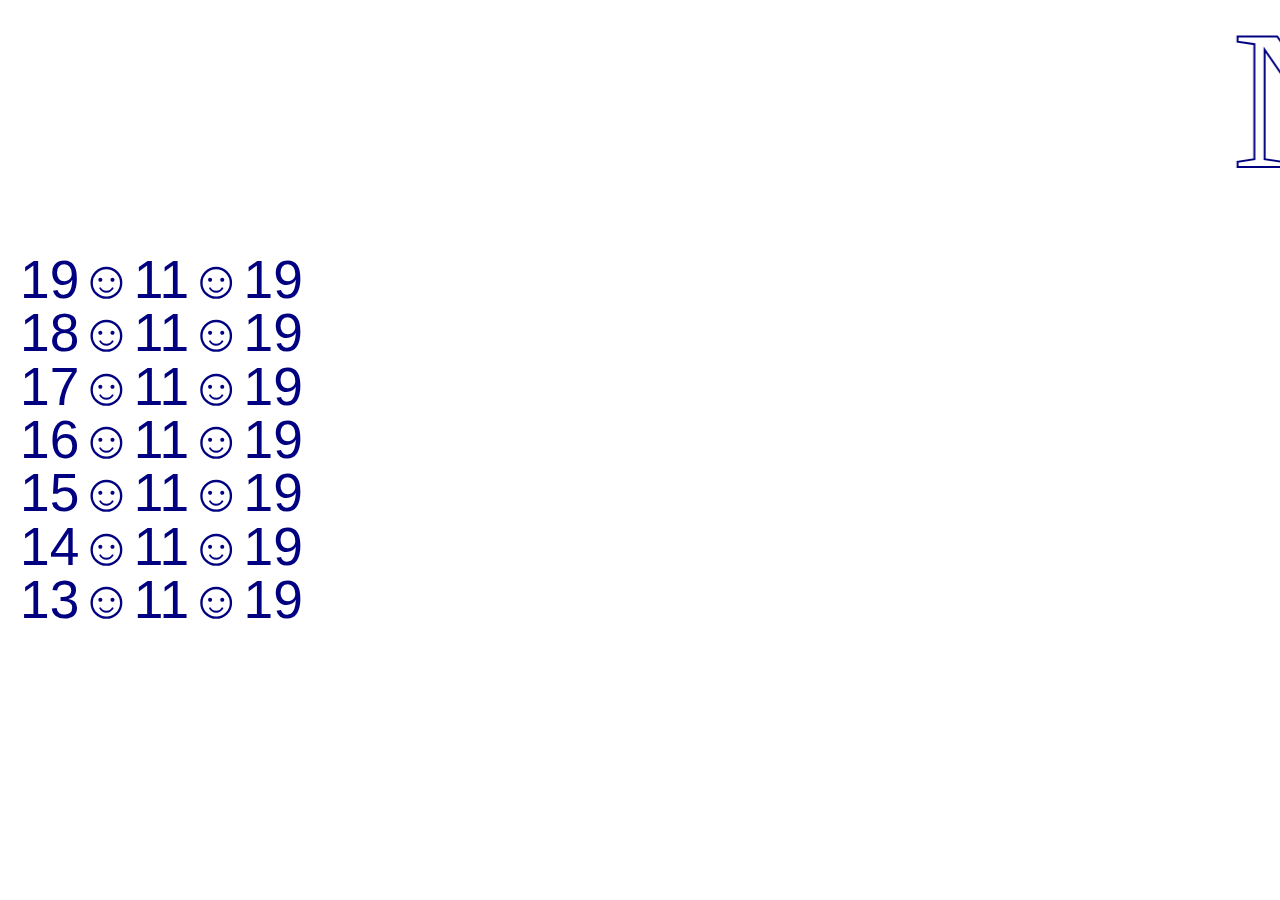
<file: index.html>
<!DOCTYPE html>
<html lang="en">
<head>
    <link rel="stylesheet" href="reset.css">
    <link rel="stylesheet" href="style.css">
    <meta charset="UTF-8">
    <meta name="viewport" content="width=device-width, initial-scale=1.0">
    <meta http-equiv="X-UA-Compatible" content="ie=edge">
    <title>Never tired</title>
</head>
<body>
        <div class="running">
            <marquee>Never<span class="italic"> tired</span></marquee></p>
        </div>
       
        <div class="links">
            <div>  
                <a href="19-11.html">
                    19&#9786;11&#9786;19
                </a>
            </div>
            <div>  
                <a href="18-11.html">
                    18&#9786;11&#9786;19
                </a>
            </div>
            <div>  
                <a href="17-11.html">
                    17&#9786;11&#9786;19
                </a>
             </div>
             <div>  
                <a href="16-11.html">
                    16&#9786;11&#9786;19
                </a>
             </div>
             <div>  
                <a href="15-11.html">
                    15&#9786;11&#9786;19
                </a>
            </div>
            <div>  
                <a href="14-11.html">
                    14&#9786;11&#9786;19
                </a>
            </div>
            <div>  
                <a href="13-11.html">
                    13&#9786;11&#9786;19
                </a>
            
            </div>
        </div>
      
</body>
</html>
</file>
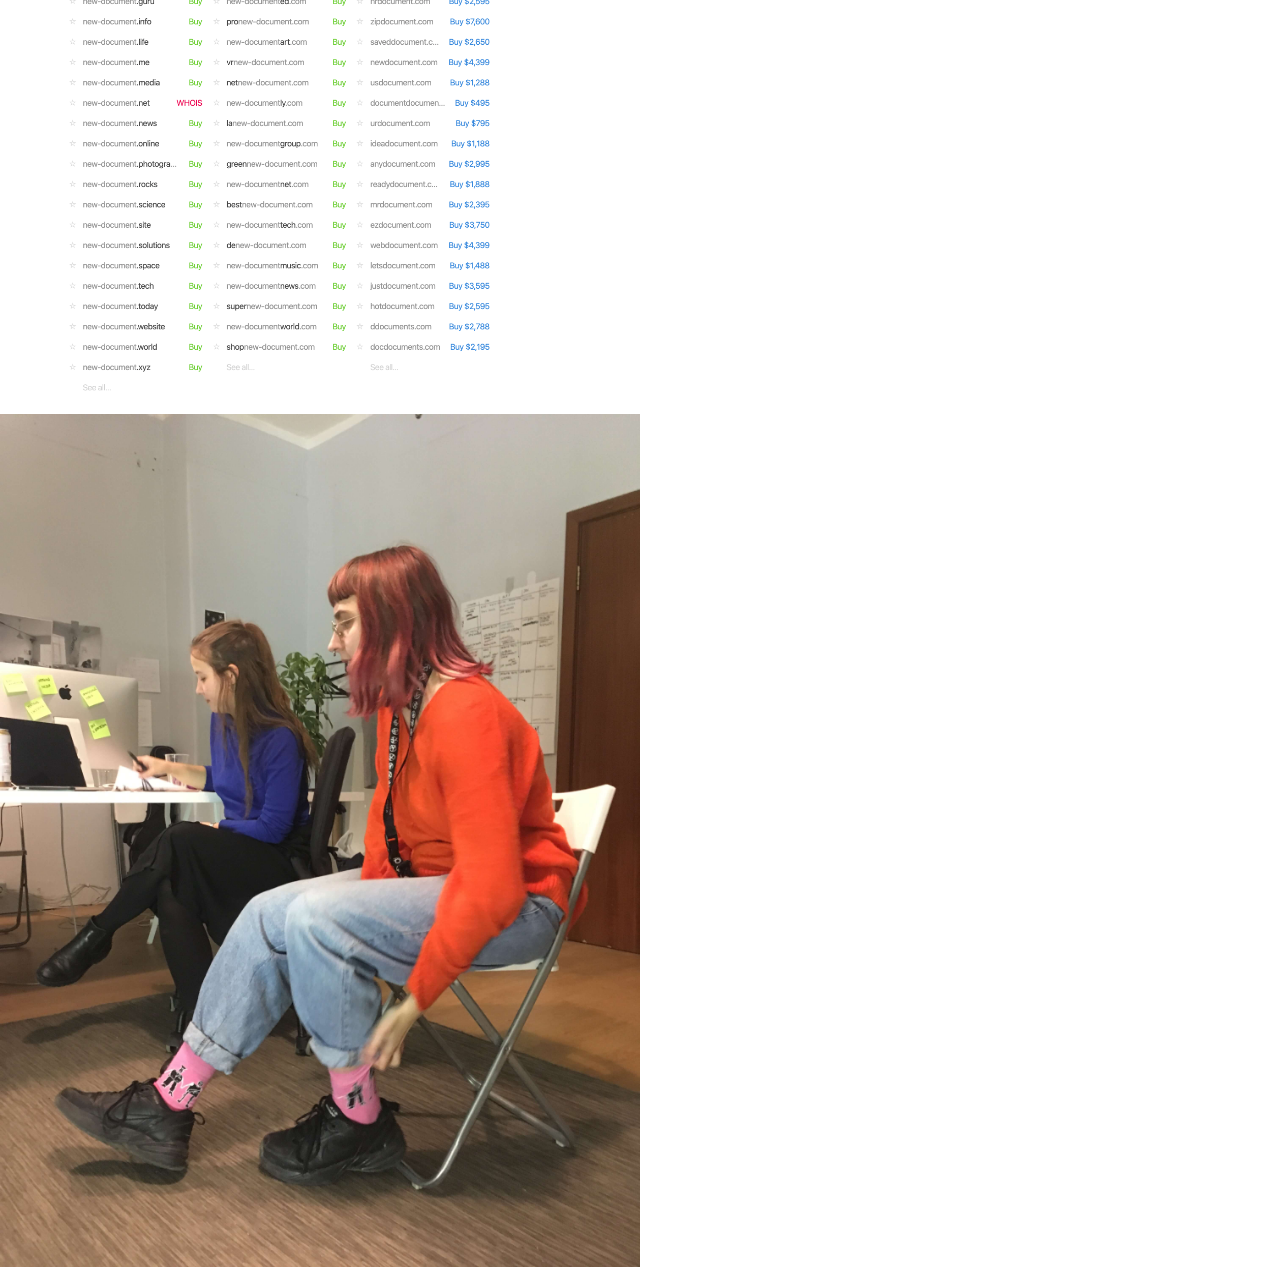
<file: 13-11.html>
<!DOCTYPE html>
<html lang="en">
<head>
    <link rel="stylesheet" href="reset.css">
    <link rel="stylesheet" href="style.css">
    <meta charset="UTF-8">
    <meta name="viewport" content="width=device-width, initial-scale=1.0">
    <meta http-equiv="X-UA-Compatible" content="ie=edge">
    <title>Never Tired</title>
</head>
<body>
<div class='images'>
    <div>
        <a href="index.html"><img src="images/13-11-1.png"></a>
    </div>
    <div>
        <a href="index.html"><img src="images/13-11-2.jpeg"></a>
    </div>
</div>
</body>
</html>
</file>
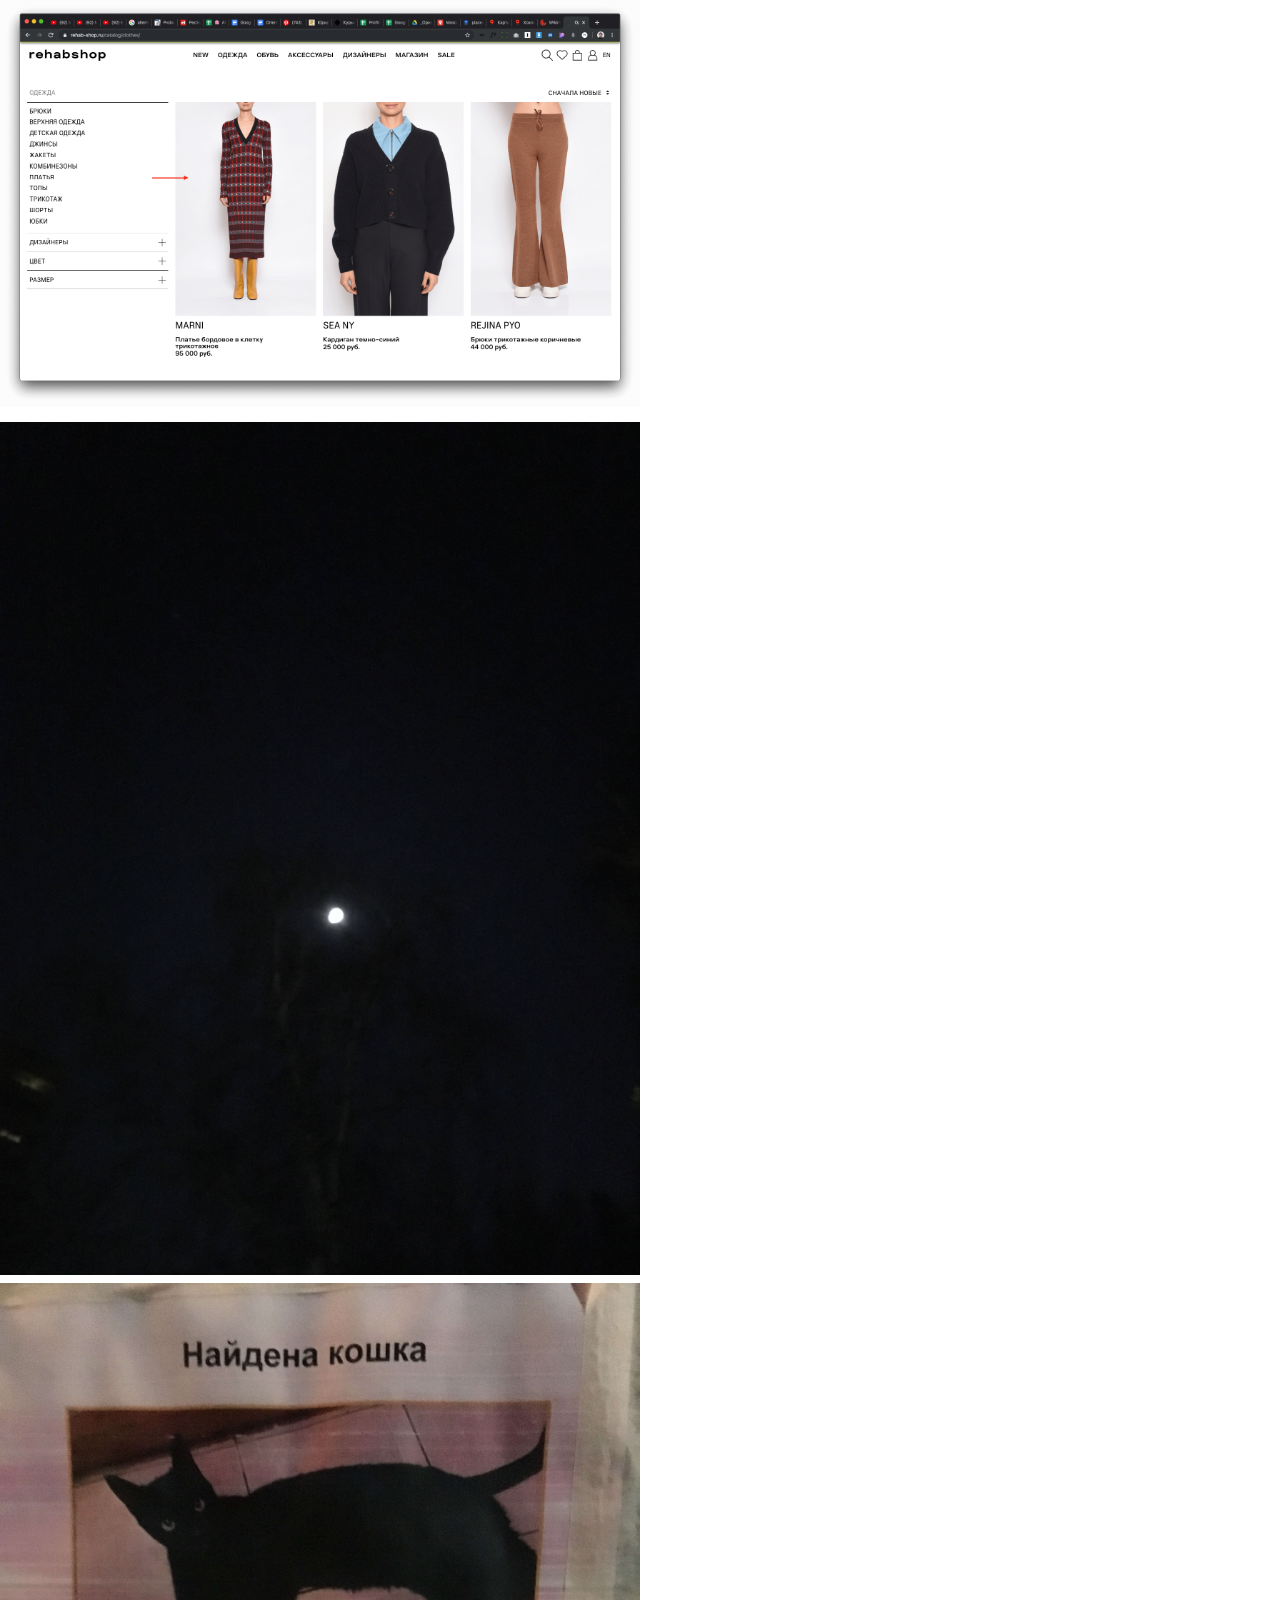
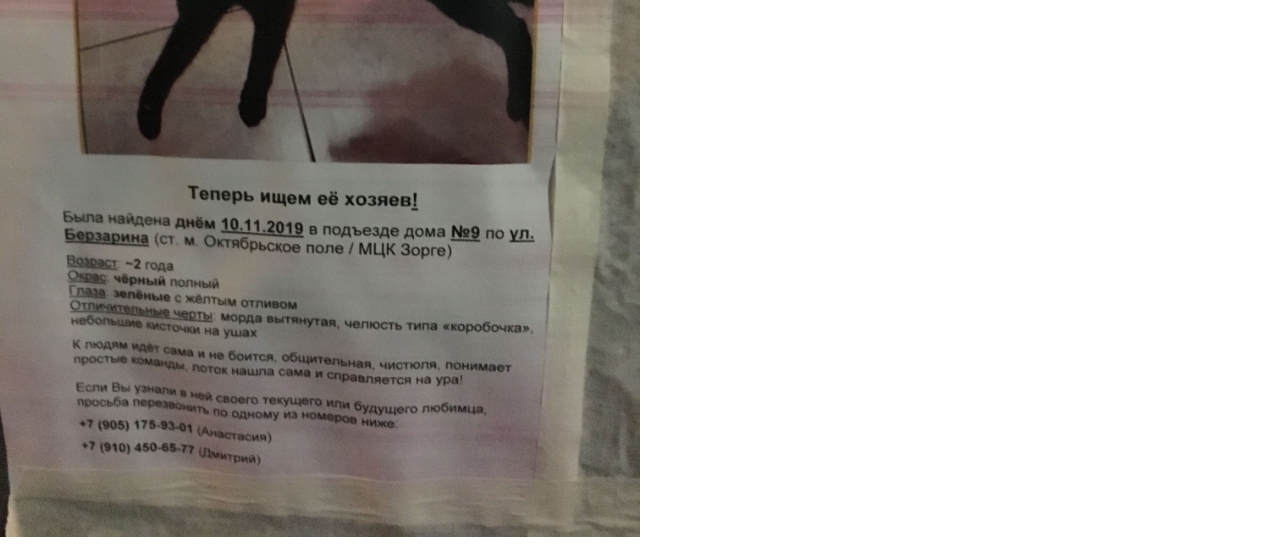
<file: 14-11.html>
<!DOCTYPE html>
<html lang="en">
<head>
    <link rel="stylesheet" href="reset.css">
    <link rel="stylesheet" href="style.css">
    <meta charset="UTF-8">
    <meta name="viewport" content="width=device-width, initial-scale=1.0">
    <meta http-equiv="X-UA-Compatible" content="ie=edge">
    <title>Never Tired</title>
</head>
<body>
<div class='images'>
    <div>
        <a href="index.html"><img src="images/14-11-1.png"></a>
    </div>
    <div>
        <a href="index.html"><img src="images/14-11-2.jpeg"></a>
    </div>
    <div>
            <a href="index.html"><img src="images/14-11-3.jpeg"></a>
    </div>
</div>
</body>
</html>
</file>
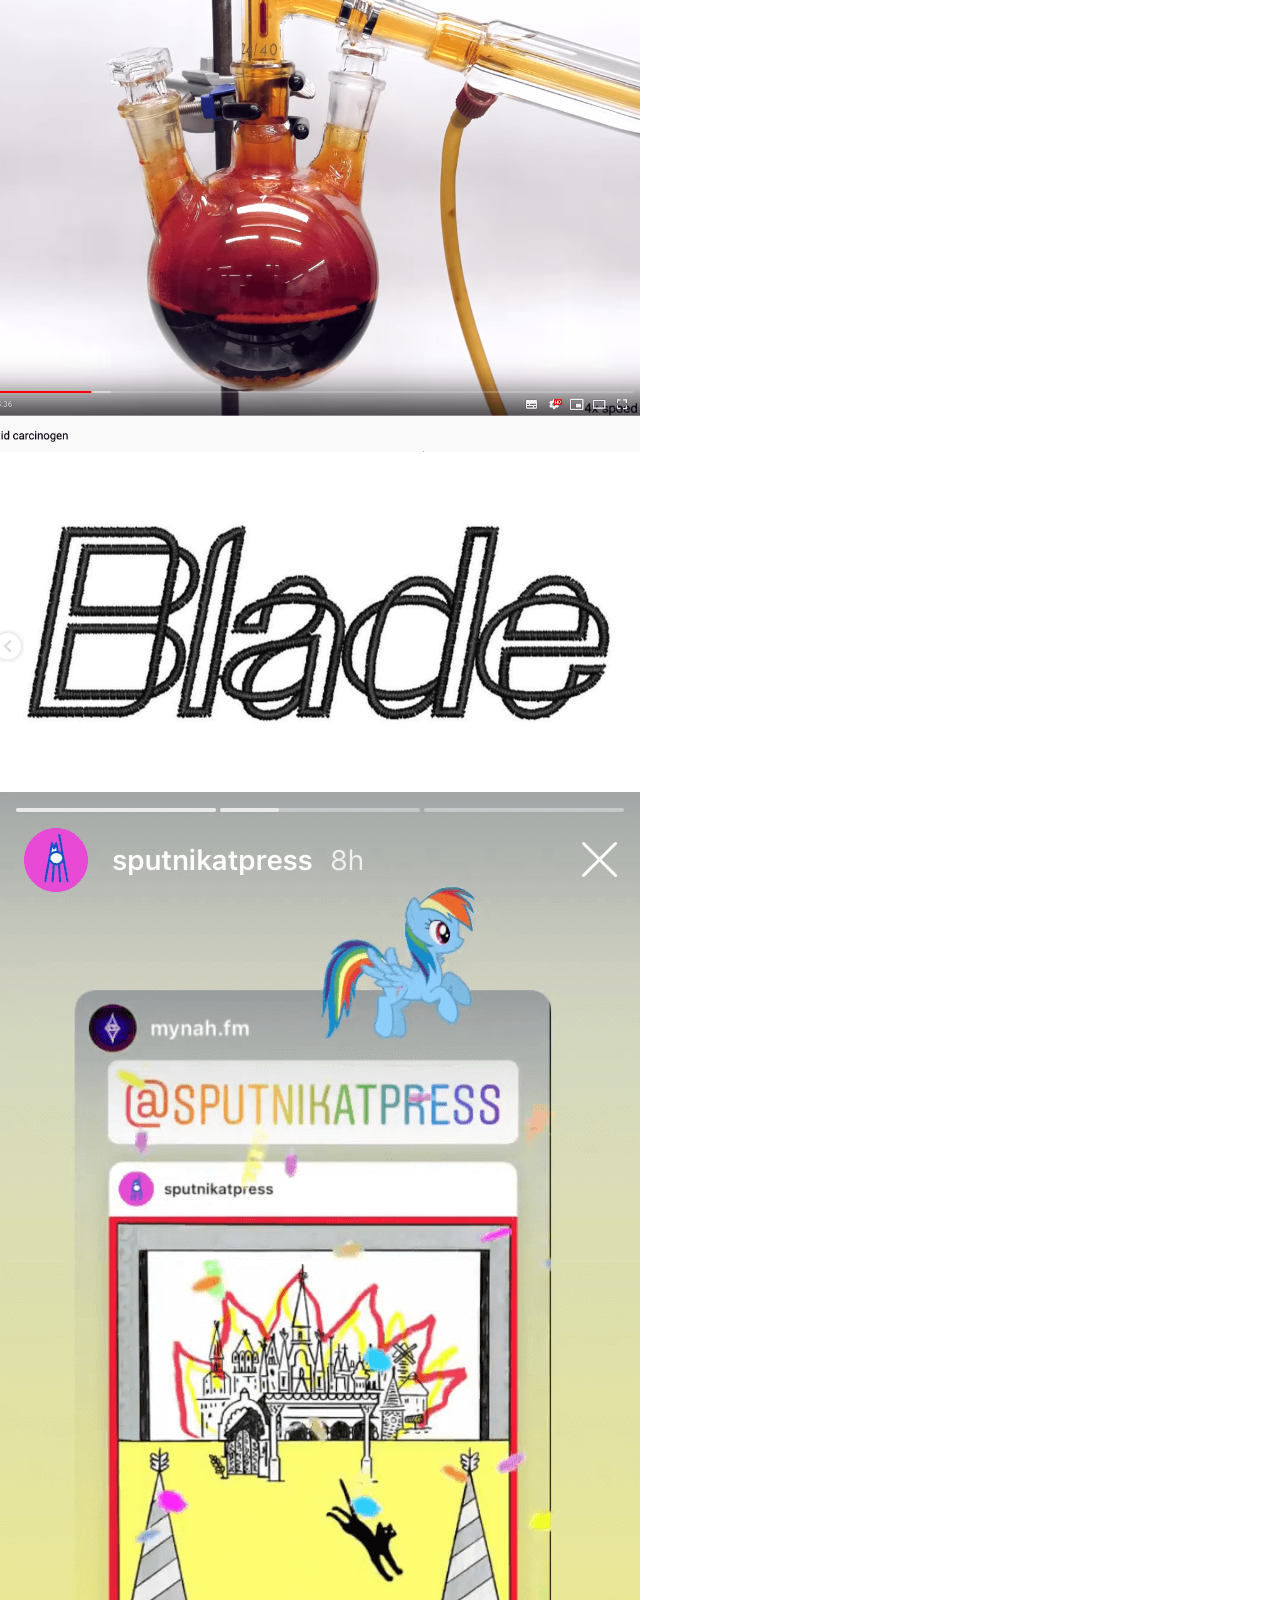
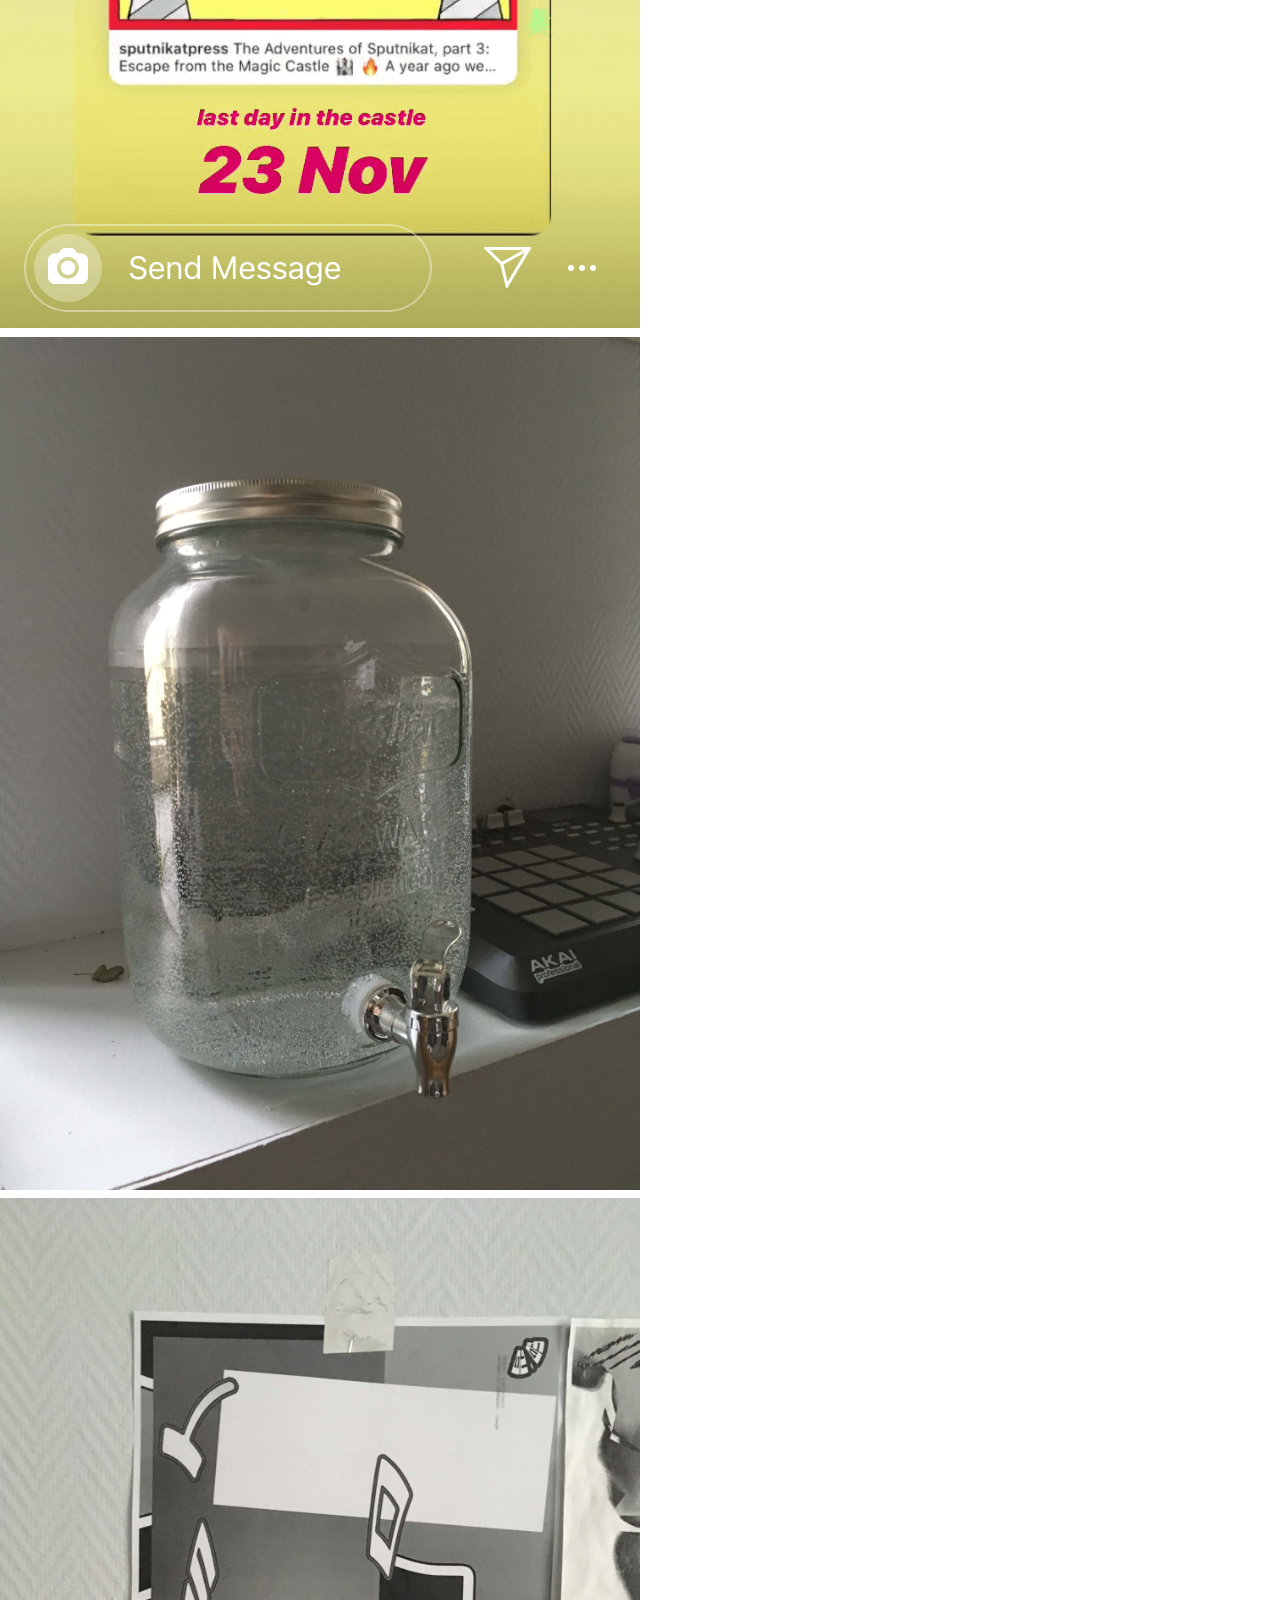
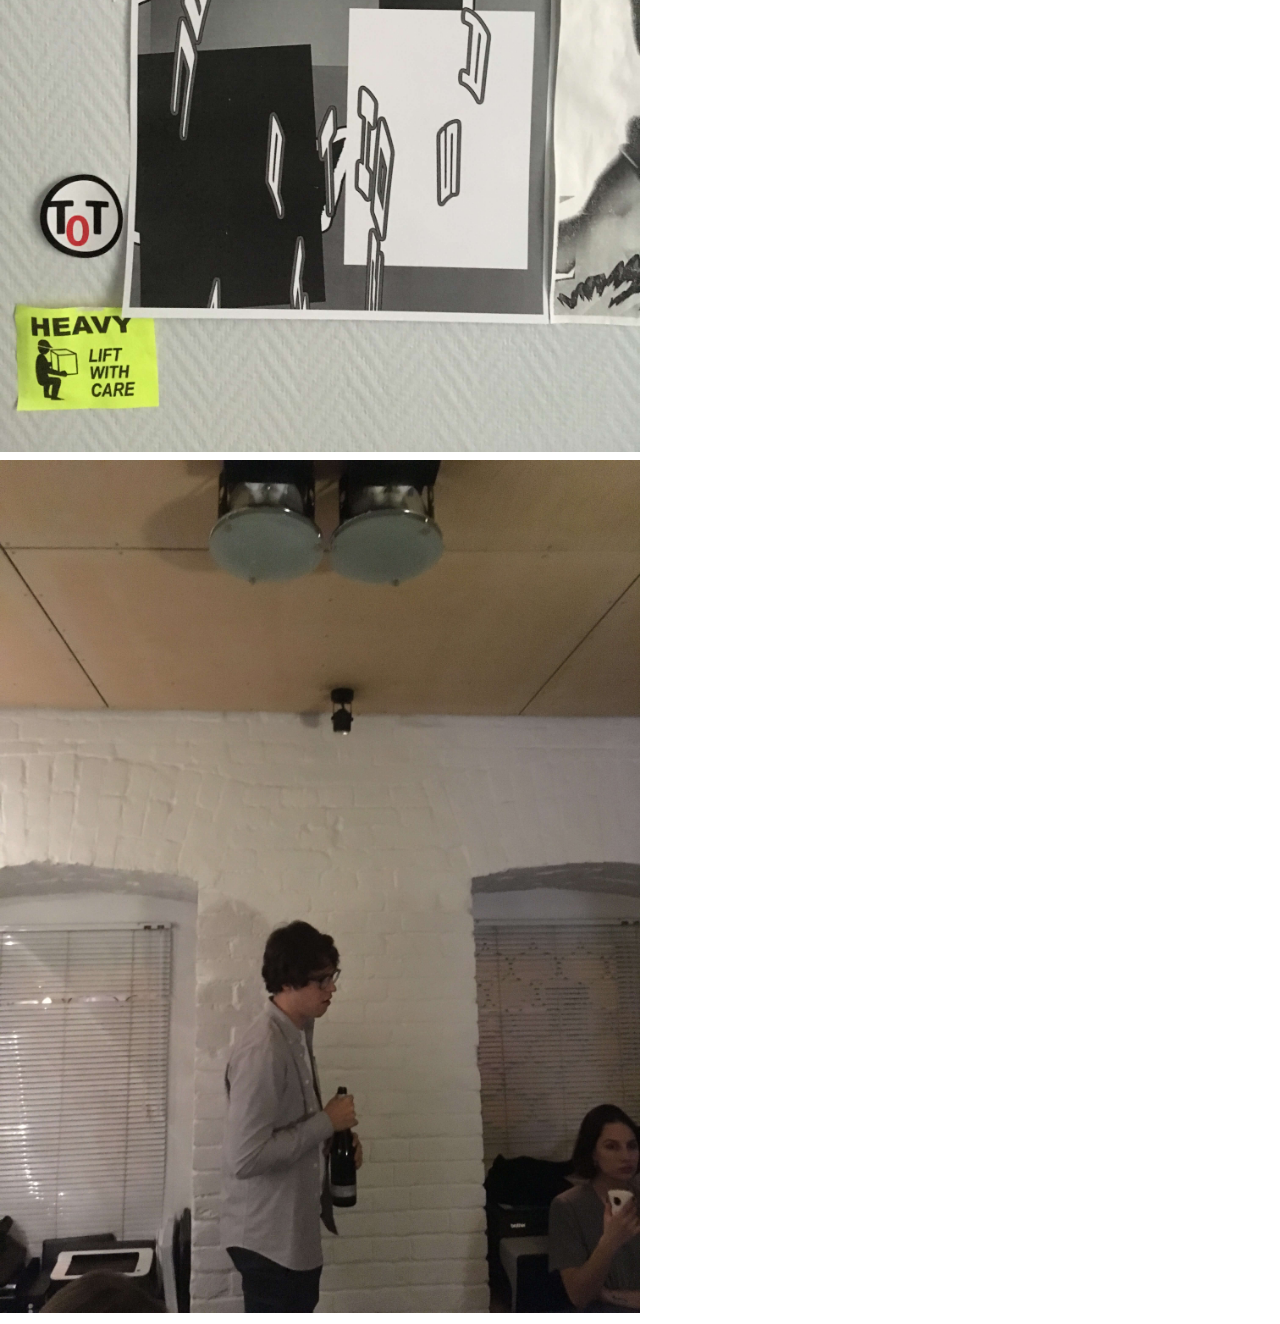
<file: 15-11.html>
<!DOCTYPE html>
<html lang="en">
<head>
    <link rel="stylesheet" href="reset.css">
    <link rel="stylesheet" href="style.css">
    <meta charset="UTF-8">
    <meta name="viewport" content="width=device-width, initial-scale=1.0">
    <meta http-equiv="X-UA-Compatible" content="ie=edge">
    <title>Never Tired</title>
</head>
<body>
<div class='images'>
    <div>
        <a href="index.html"><img src="images/15-11-1.png"></a>
    </div>
    <div>
        <a href="index.html"><img src="images/15-11-2.png"></a>
    </div>
    <div>
            <a href="index.html"><img src="images/15-11-3.png"></a>
    </div>
    <div>
            <a href="index.html"><img src="images/15-11-4.jpeg"></a>
    </div>
    <div>
            <a href="index.html"><img src="images/15-11-5.jpeg"></a>
    </div>
    <div>
            <a href="index.html"><img src="images/15-11-6.jpeg"></a>
    </div>
</div>
</body>
</html>
</file>
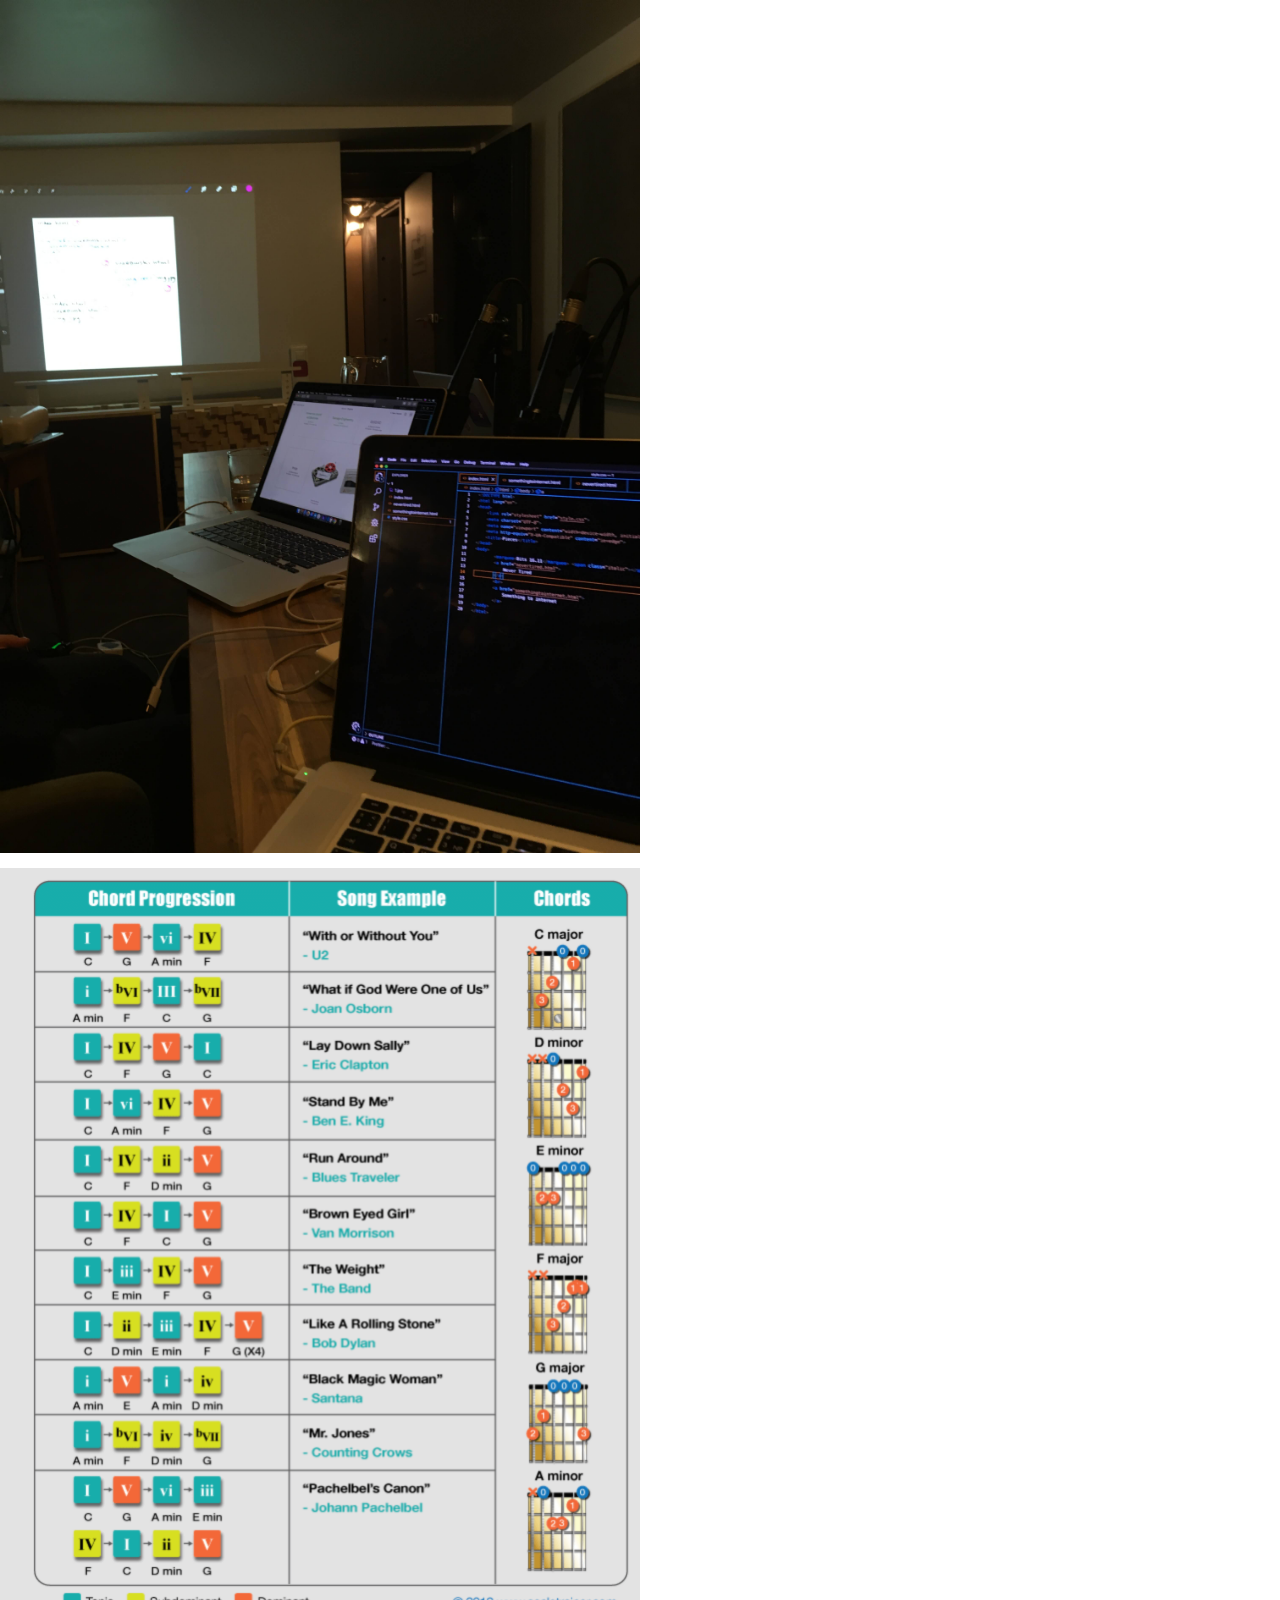
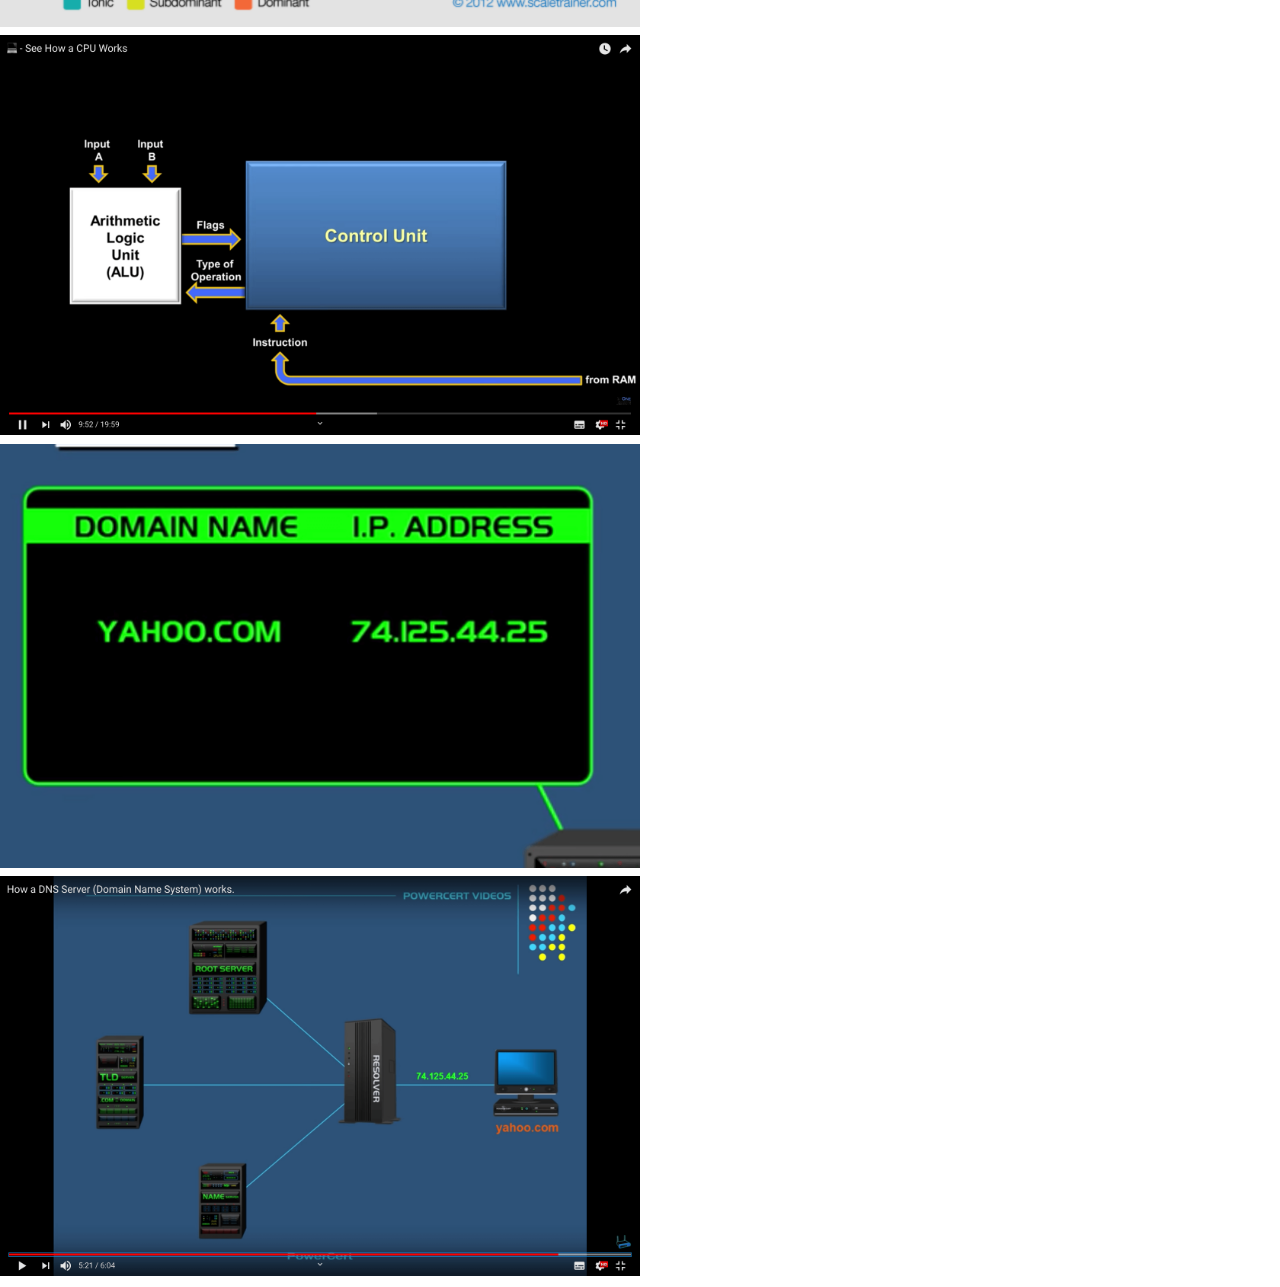
<file: 16-11.html>
<!DOCTYPE html>
<html lang="en">
<head>
    <link rel="stylesheet" href="reset.css">
    <link rel="stylesheet" href="style.css">
    <meta charset="UTF-8">
    <meta name="viewport" content="width=device-width, initial-scale=1.0">
    <meta http-equiv="X-UA-Compatible" content="ie=edge">
    <title>Never Tired</title>
</head>
<body>
<div class='images'>
    <div>
        <a href="index.html"><img src="images/16-11-1.jpeg"></a>
    </div>
    <div>
        <a href="index.html"><img src="images/16-11-2.png"></a>
    </div>
    <div>
            <a href="index.html"><img src="images/16-11-3.png"></a>
    </div>
    <div>
            <a href="index.html"><img src="images/16-11-4.png"></a>
    </div>
    <div>
            <a href="index.html"><img src="images/16-11-5.png"></a>
        </div>
</div>
</body>
</html>
</file>
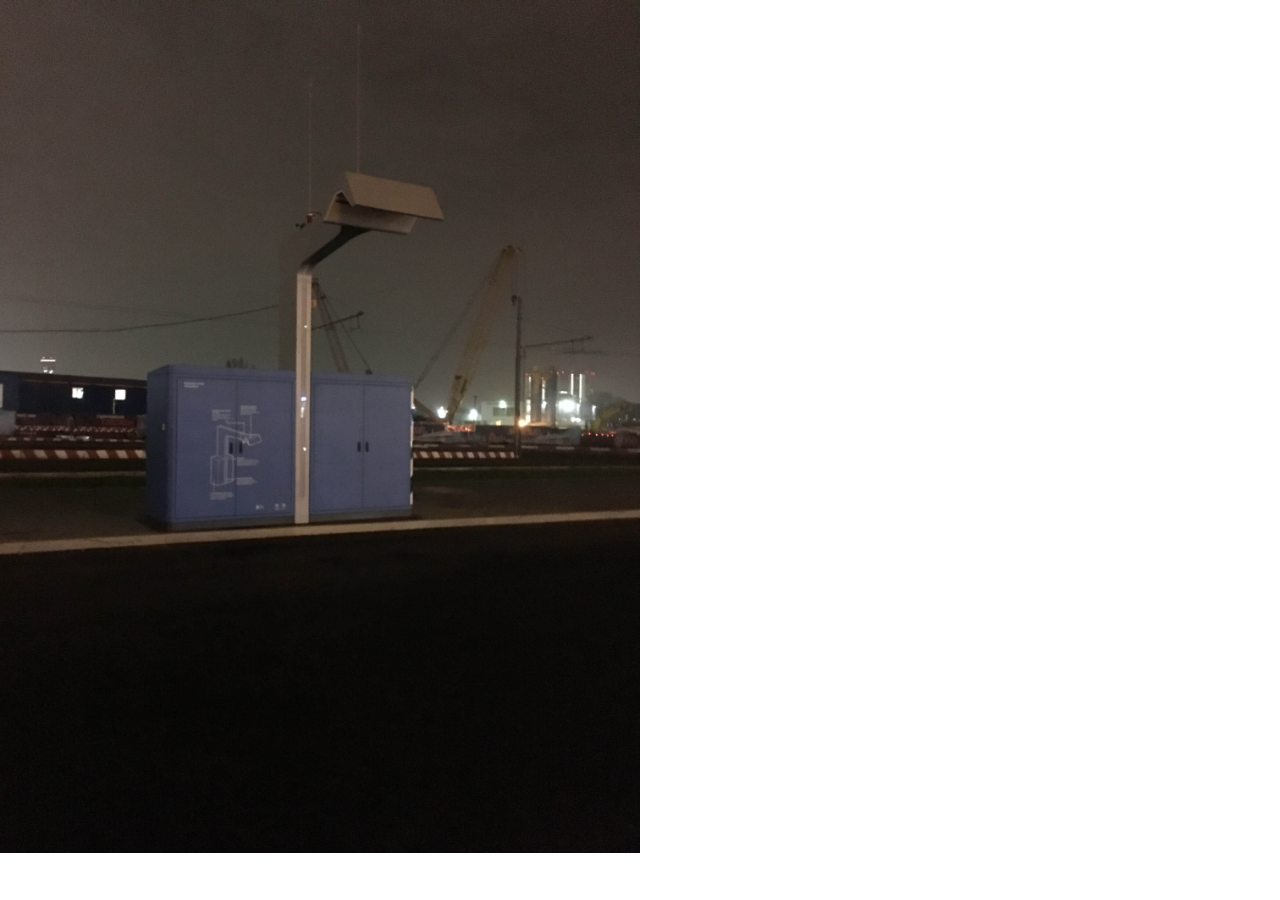
<file: 17-11.html>
<!DOCTYPE html>
<html lang="en">
<head>
    <link rel="stylesheet" href="reset.css">
    <link rel="stylesheet" href="style.css">
    <meta charset="UTF-8">
    <meta name="viewport" content="width=device-width, initial-scale=1.0">
    <meta http-equiv="X-UA-Compatible" content="ie=edge">
    <title>Never Tired</title>
</head>
<body>
<div class='images'>
    <div>
        <a href="index.html"><img src="images/17-11-1.jpeg" alt="bus power station"></a>
    </div>
</div>
</body>
</html>
</file>
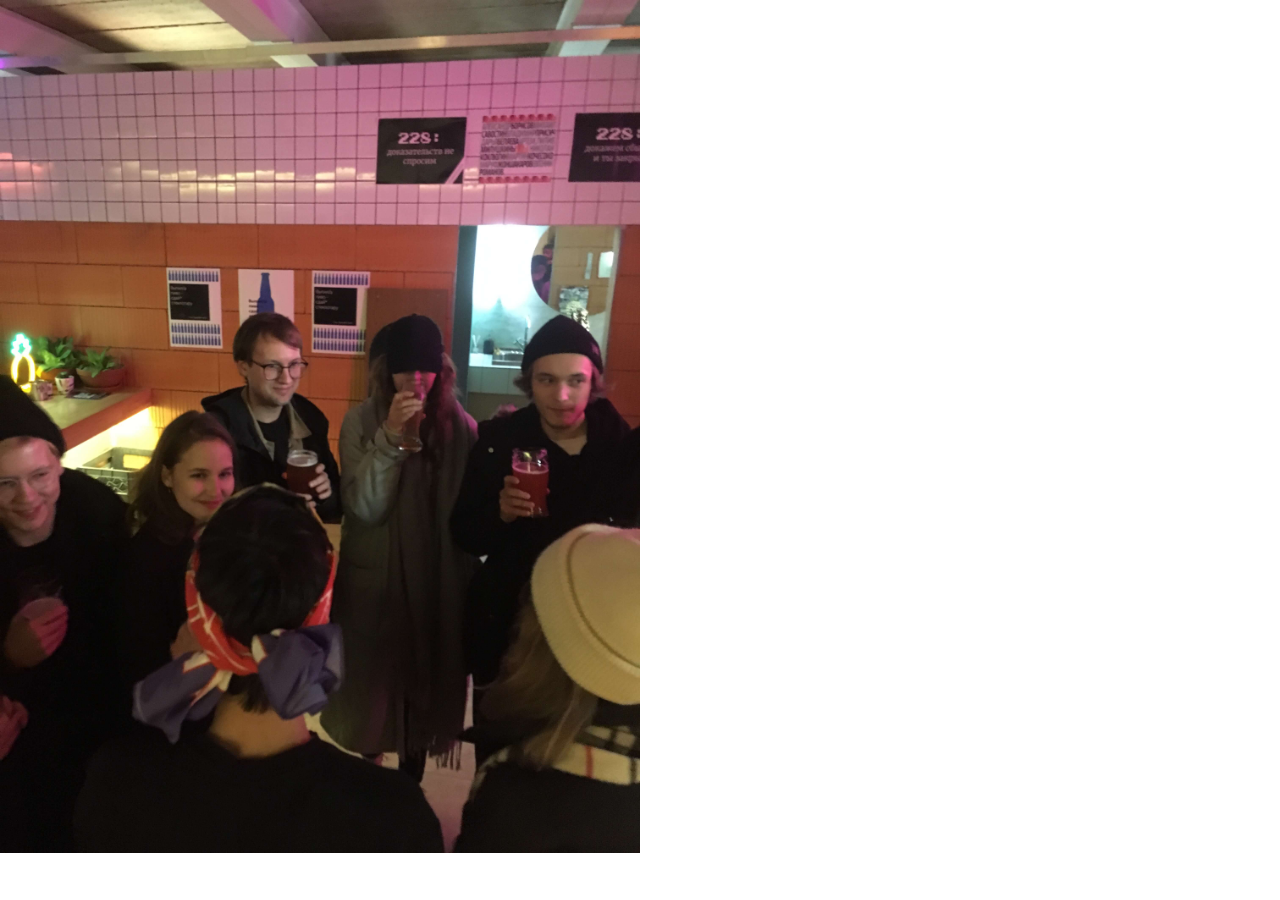
<file: 18-11.html>
<!DOCTYPE html>
<html lang="en">
<head>
    <link rel="stylesheet" href="reset.css">
    <link rel="stylesheet" href="style.css">
    <meta charset="UTF-8">
    <meta name="viewport" content="width=device-width, initial-scale=1.0">
    <meta http-equiv="X-UA-Compatible" content="ie=edge">
    <title>Never Tired</title>
</head>
<body>
<div class='images'>
    <div>
        <a href="index.html"><img src="images/18-11-1.jpeg" alt="dk-birthday"></a>
    </div>
</div>
</body>
</html>
</file>
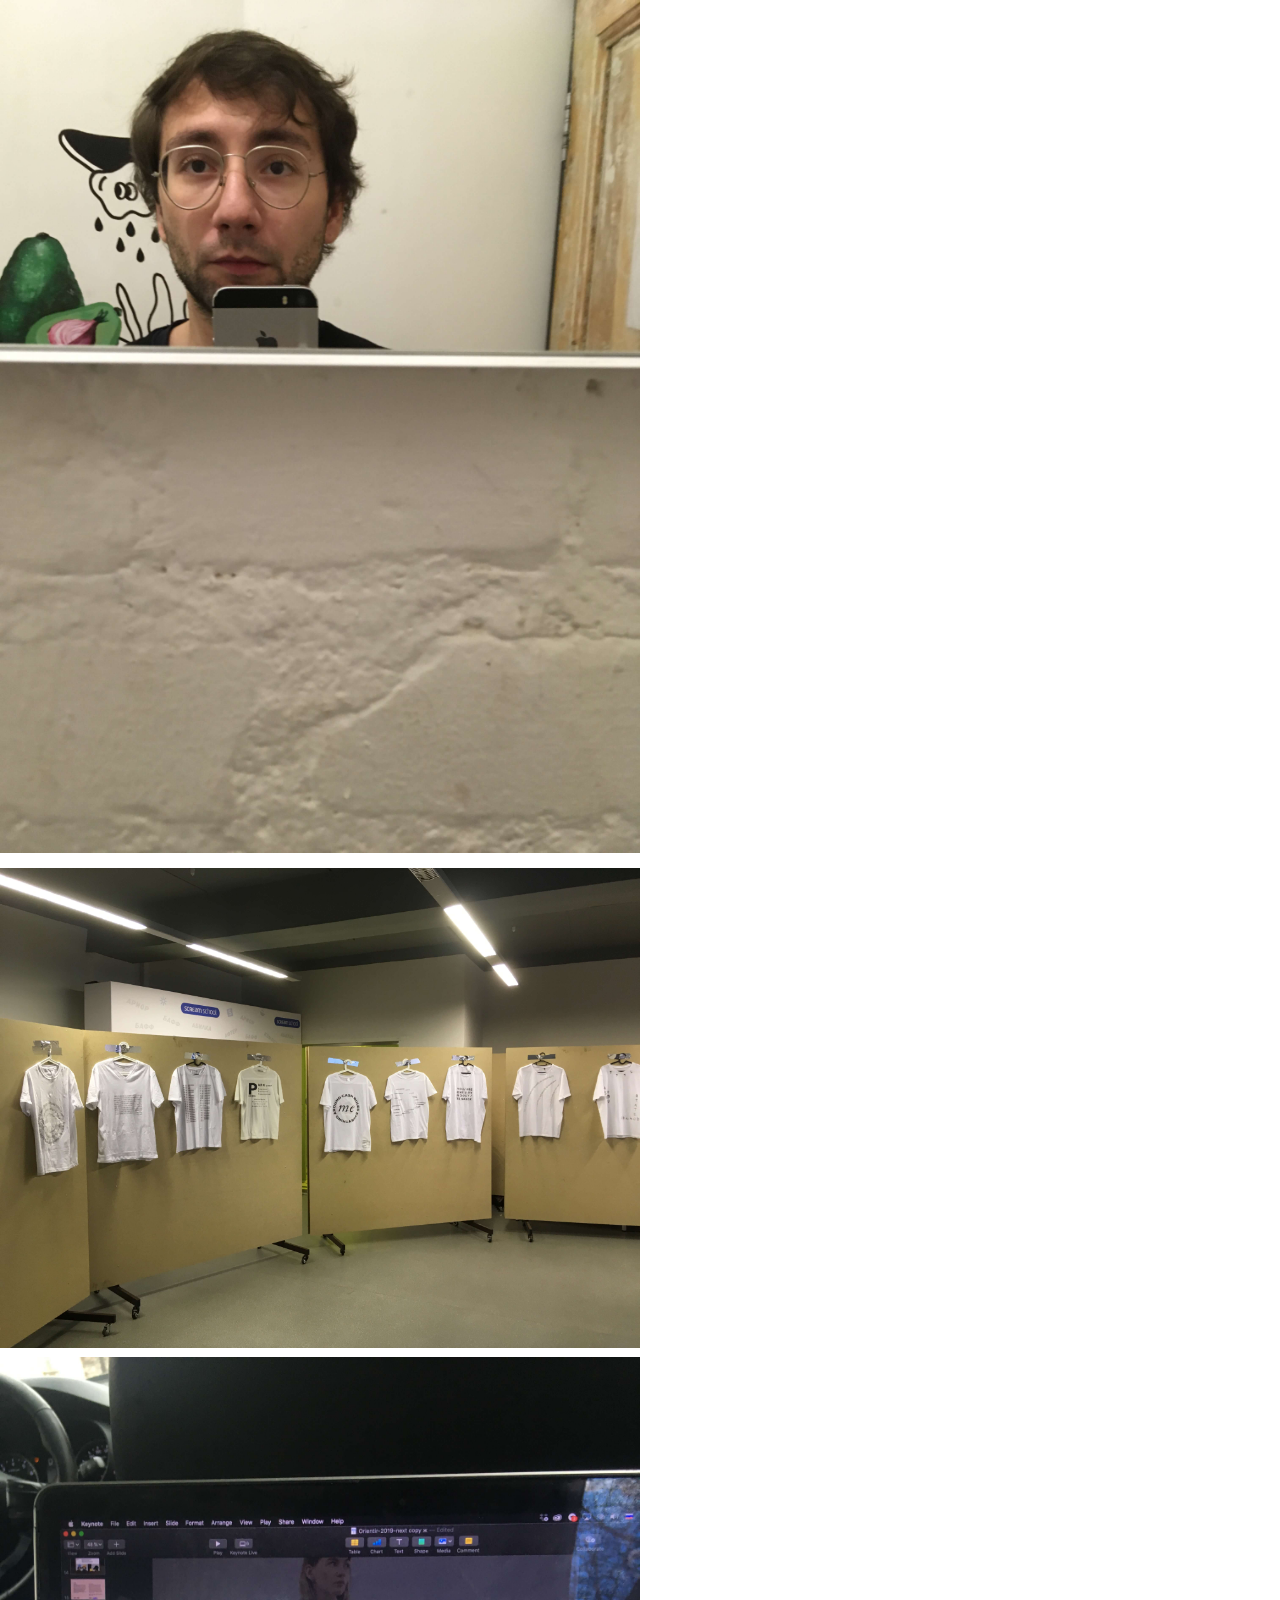
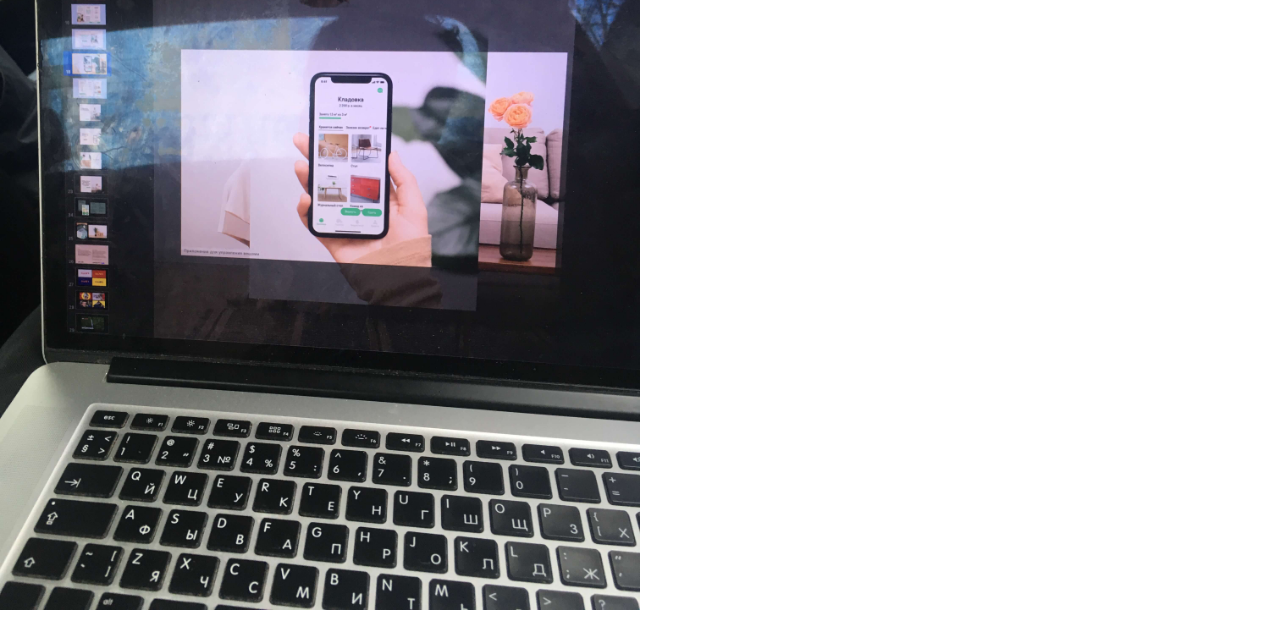
<file: 19-11.html>
<!DOCTYPE html>
<html lang="en">
<head>
    <link rel="stylesheet" href="reset.css">
    <link rel="stylesheet" href="style.css">
    <meta charset="UTF-8">
    <meta name="viewport" content="width=device-width, initial-scale=1.0">
    <meta http-equiv="X-UA-Compatible" content="ie=edge">
    <title>Never Tired</title>
</head>
<body>
<div class='images'>
    <div>
        <a href="index.html"><img src="images/19-11-3.jpeg" alt="image of my face"></a>
    </div>
    <div>
            <a href="index.html"><img src="images/19-11-2.jpeg" alt="image of my face"></a>
    </div>
    <div>
            <a href="index.html"><img src="images/19-11-1.jpeg" alt="t-shirtss"></a>
    </div>
</div>
</body>
</html>
</file>
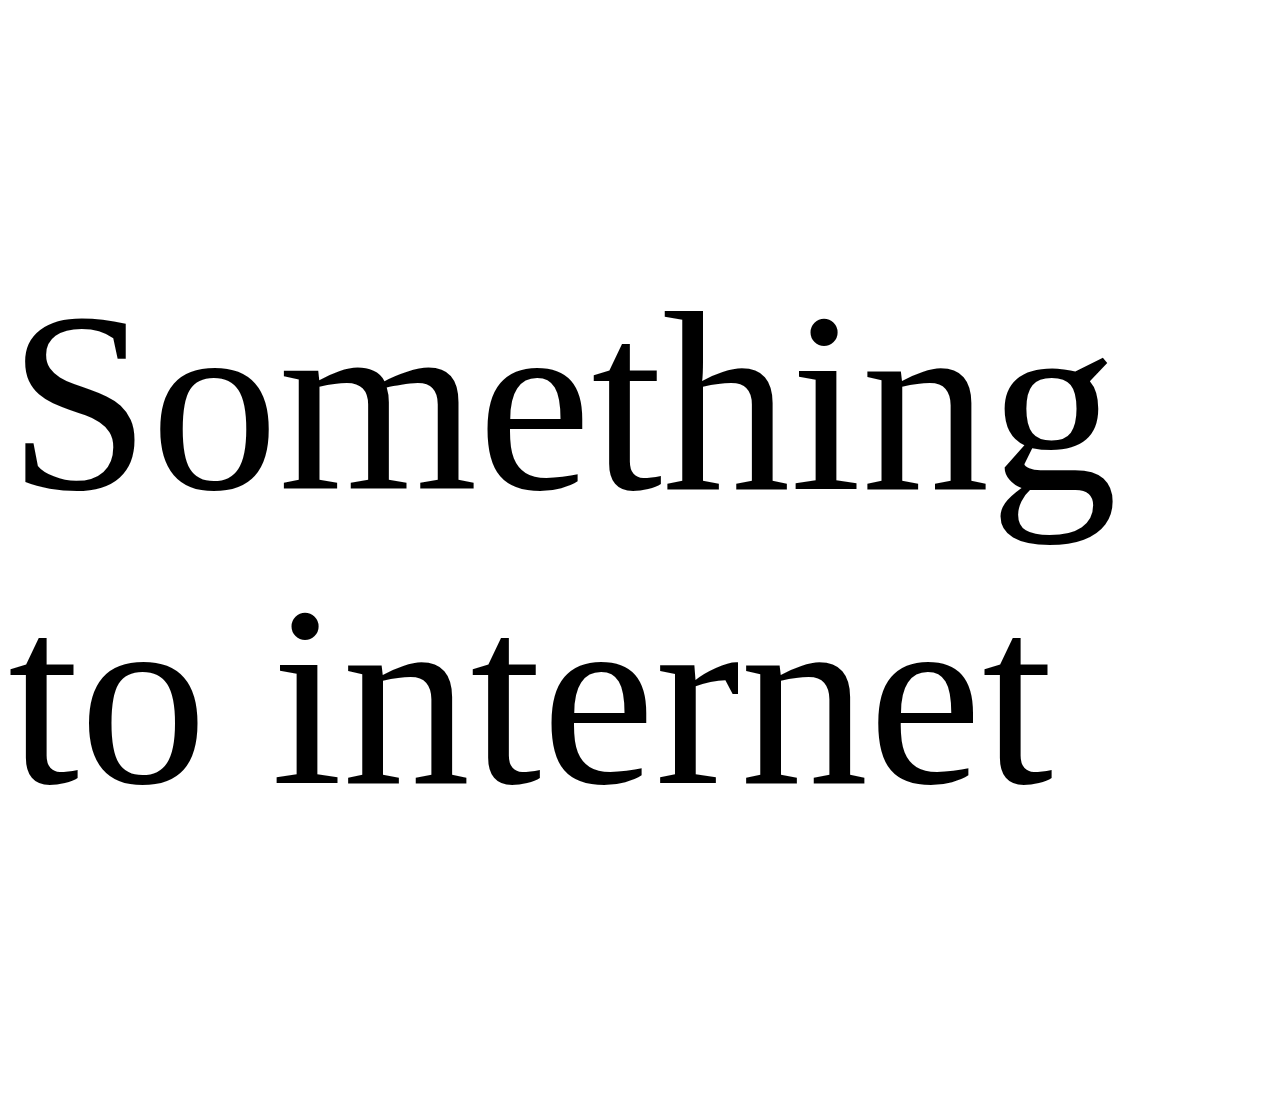
<file: somethingtointernet.html>
<!DOCTYPE html>
<html lang="en">
<head>
    <link rel="stylesheet" href="style.css">
    <meta charset="UTF-8">
    <meta name="viewport" content="width=device-width, initial-scale=1.0">
    <meta http-equiv="X-UA-Compatible" content="ie=edge">
    <title>Something To Internet</title>
</head>
<body>
    <p class="jopa">Something to internet</p>
</body>
</html>
</file>
<file: style.css>
.jopa {
    font-size: 20vw;
}

.italic {
    font-style: italic;
}

a {
   text-decoration: none; 
   font-size: 40pt;
   color: navy;
   font-family: Arial Black, Helvetica, sans-serif;
}

a:visited {
    color: navy;
}

a:active {
    color: red;
}

a:hover {
    font-size: 100px;
    /* transition: all 10s; */
    /* letter-spacing: 150px;   */
    color: white;
    -webkit-text-stroke: 2px navy;
}



img {
    max-width: 50vw;
  }

  .running {
      font-family: 'Times New Roman Bold', Times, serif;
      font-size: 150pt;
      color: white;
      -webkit-text-stroke: 2px navy;
      /* color: red; */
  }

  .links {
     padding: 20px;
  }
</file>
